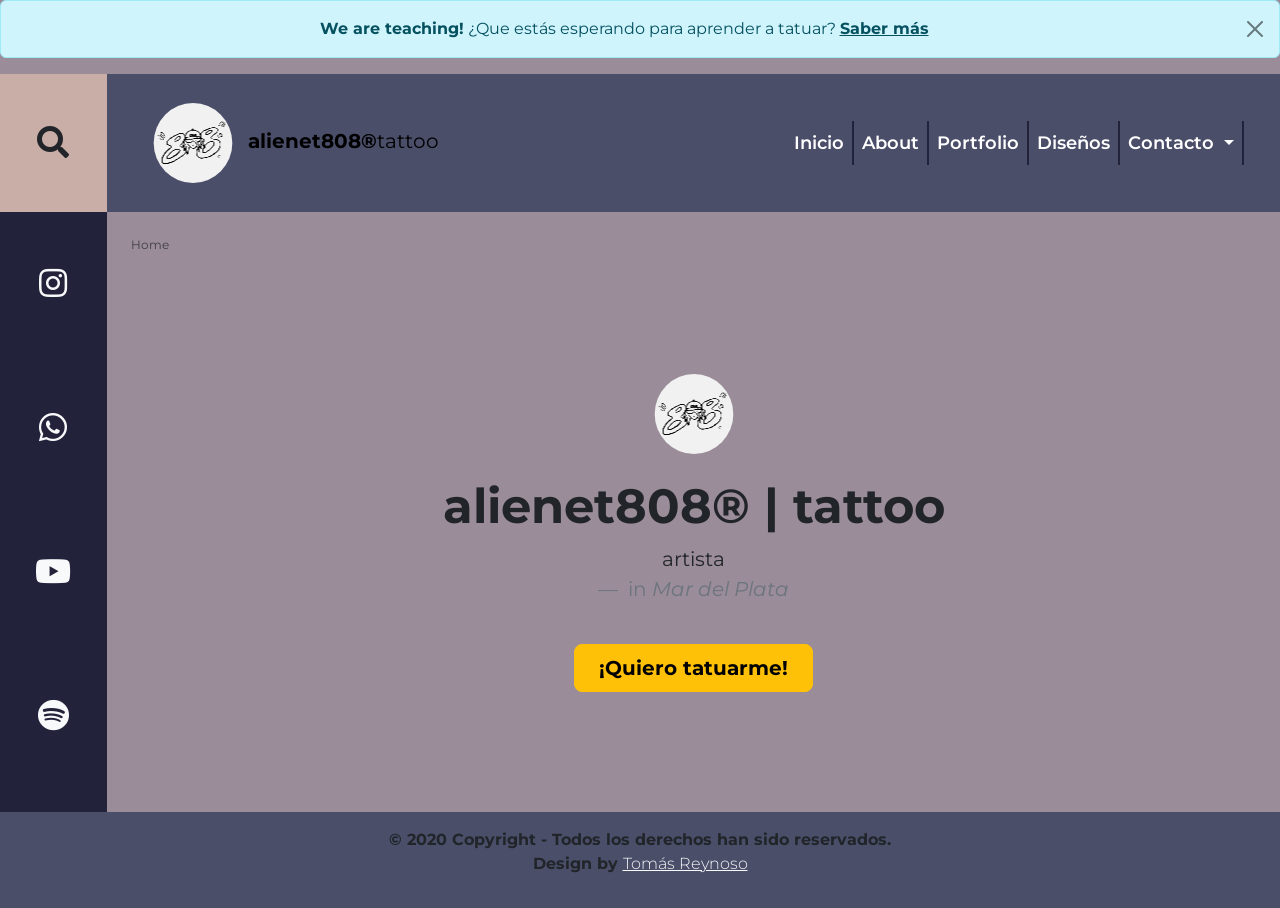
<file: index.html>
<!DOCTYPE html>
<html lang="es">
<head>
    <!-- Required meta tags  -->
    <meta charset="UTF-8">
    <meta http-equiv="X-UA-Compatible" content="IE=edge">
    <meta name="viewport" content="width=device-width, initial-scale=1.0">

    <!-- SEO tags  -->
    <meta name="keywords" content="alienet, turno, reserva, tatuaje, tattoo, estudio de tatuajes, ignorant style, estilo, style, dates">
    <meta name="description" content="Está es la homepage de mi sitio, a partir de la cual podes navegar, conocerme profesionalmente y hacer tu reserva.">

    <!-- Bootstrap CSS  -->
    <link href="https://cdn.jsdelivr.net/npm/bootstrap@5.1.0/dist/css/bootstrap.min.css" rel="stylesheet" integrity="sha384-KyZXEAg3QhqLMpG8r+8fhAXLRk2vvoC2f3B09zVXn8CA5QIVfZOJ3BCsw2P0p/We" crossorigin="anonymous">

    <!-- Custom CSS  -->
    <link rel="stylesheet" href="css/custom.css">

    <!-- Google Fonts -->
    <link rel="preconnect" href="https://fonts.googleapis.com">
    <link rel="preconnect" href="https://fonts.gstatic.com" crossorigin>
    <link href="https://fonts.googleapis.com/css2?family=Montserrat:ital,wght@0,100;0,200;0,300;0,400;0,500;0,600;0,700;0,800;0,900;1,100;1,200;1,300;1,400;1,500;1,600;1,700;1,800;1,900&display=swap" rel="stylesheet">

    <!-- FontAwesome  -->
    <link rel="stylesheet" href="https://use.fontawesome.com/releases/v5.15.3/css/all.css" integrity="sha384-SZXxX4whJ79/gErwcOYf+zWLeJdY/qpuqC4cAa9rOGUstPomtqpuNWT9wdPEn2fk" crossorigin="anonymous">

    <!-- Animate CSS  -->
    <link rel="stylesheet" href="https://cdnjs.cloudflare.com/ajax/libs/animate.css/4.1.1/animate.min.css"/>

    <title>alienet808®tattoo | Home</title>
</head>
<body class="animate__animated animate__fadeIn">
    <!-- Start Alert -->
    <div class="alert alert-info alert-dismissible fade show text-center" role="alert">
        <strong>We are teaching!</strong> ¿Que estás esperando para aprender a tatuar?
        <span class="fw-bold">
            <a href="https://api.whatsapp.com/send?phone=542235837143&text=%F0%9F%91%BD" class="alert-link">Saber más</a>
        </span> 
        <button type="button" class="btn-close" data-bs-dismiss="alert" aria-label="Close"></button>
    </div>
    <!-- End Alert -->
    
    <!-- Start Header Section  -->
    <header class="header__container">
        <div class="row g-0">
            <div class="col-lg-1 d-none d-lg-block">
                <div class="search__container d-flex h-100">
                    <div class="align-self-center mx-auto lead-xl">
                        <i class="fas fa-search"></i>
                    </div>
                </div>
            </div>

        <!-- Start Navbar Section  -->
            <div class="col-lg-11"> 
                <nav class="navbar navbar-expand-lg navbar-light p-4">
                    <div class="container-fluid">
                      <a class="navbar-brand" href="index.html">
                          <img src="images/logo.svg" alt="logo-alienet" >
                          <span class="fw-bold ff-italic">alienet808®</span>tattoo
                        </a>
                      <button class="navbar-toggler" type="button" data-bs-toggle="collapse" data-bs-target="#navbarSupportedContent" aria-controls="navbarSupportedContent" aria-expanded="false" aria-label="Toggle navigation">
                        <span class="navbar-toggler-icon"></span>
                      </button>
                      <div class="collapse navbar-collapse" id="navbarSupportedContent">
                        <ul class="navbar-nav ms-auto mb-2 mb-lg-0">
                          <li class="nav-item">
                            <a class="nav-link  text-white active" aria-current="page" href="index.html">Inicio</a>
                          </li>
                          <li class="nav-item">
                            <a class="nav-link text-white" href="pages/about.html">About</a>
                          </li>
                          <li class="nav-item">
                            <a class="nav-link text-white" href="pages/portfolio.html">Portfolio</a>
                          </li>
                          <li class="nav-item">
                            <a class="nav-link text-white" href="pages/diseños.html">Diseños</a>
                          </li>
                          <li class="nav-item dropdown">
                            <a class="nav-link dropdown-toggle text-white" href="pages/contacto.html" id="navbarDropdown" role="button" data-bs-toggle="dropdown" aria-expanded="false">
                              Contacto
                            </a>
                            <ul class="dropdown-menu" aria-labelledby="navbarDropdown">
                              <li><a class="dropdown-item" href="pages/contacto.html#about--me">Sobre mi</a></li>
                              <li><a class="dropdown-item" href="pages/contacto.html#ubication">Ubicación</a></li>
                              <li><a class="dropdown-item" href="pages/contacto.html#dates">Turnos</a></li>
                            </ul>
                          </li>
                        </ul>
                      </div>
                    </div>
                  </nav>
            </div>
        <!-- End Navbar Section -->
        </div>
    </header>
    <!-- End Header Section  -->

    <!-- Aside Section  -->
    <div class="row g-0">
        <div class="social__media-container col-lg-1 d-none d-lg-block border-right">
            <ul class="d-flex align-items-center flex-column list-unstyled">
                <li class="sideways">
                    <a href="https://www.instagram.com/alienet808/" class="lead-xl text-light">
                        <i class="fab fa-instagram"></i>
                    </a>
                </li>
                <li class="sideways">
                    <a href="https://api.whatsapp.com/send?phone=542235837143&text=%F0%9F%91%BD" class="lead-xl text-light">
                        <i class="fab fa-whatsapp"></i>
                    </a>
                </li>
                <li class="sideways">
                    <a href="https://youtu.be/L86MSG6FiwI" class="lead-xl text-light">
                        <i class="fab fa-youtube"></i>
                    </a>
                </li>
                <li class="sideways">
                    <a href="#" class="lead-xl text-light">
                        <i class="fab fa-spotify"></i>
                    </a>
                </li>
            </ul>
        </div>
    <!-- End Aside Section  -->

    <!-- Start Main Section  -->
        <div class="col-lg-11">
            <!-- Start Breadcrumb -->
            <nav aria-label="breadcrumb">
              <ol class="breadcrumb p-4">
                <li class="breadcrumb-item active">Home</li>
              </ol>
            </nav>
            <!-- End Breadcrumb -->
            <div class="px-4 py-5 my-5 text-center animate__animated animate__backInUp">
                <img class="d-block mx-auto mb-4" src="images/logo.svg" alt="" width="100" height="80">
                <h1 class="display-5 fw-bold">alienet808® | <span>tattoo</span></h1>
                <div class="col-lg-6 mx-auto">
                    <figure class="text-center">
                        <blockquote class="blockquote">
                          <p>artista</p>
                        </blockquote>
                        <figcaption class="blockquote-footer">
                          in <cite title="Source Title">Mar del Plata</cite>
                        </figcaption>
                      </figure>
                  <div class="d-grid gap-2 d-sm-flex justify-content-sm-center">
                    <button type="button" class="btn btn-warning btn--contact btn-lg px-4 my-4 gap-3 fw-bold">
                      <a class="btn--contact" href="pages/contacto.html#dates">
                        ¡Quiero tatuarme!
                      </a>
                    </button>
                  </div>
                </div>
        </div>
    <!-- End Main Section  -->
    </div>
        
    <!-- Start Footer Section -->
    <footer class="row g-0">
        <div class="col-lg-12">
            <div class="bg-light text-center text-lg-start">
                <!-- Copyright -->
                <div class="footer__text text-center p-3 fw-bold">
                  © 2020 Copyright - Todos los derechos han sido reservados.
                  <p>Design by
                    <a class="text-light fw-light" href="https://www.linkedin.com/in/tomasnahuelreynoso/">Tomás Reynoso</a>
                  </p>
                </div>
                <!-- Copyright -->
              </div>
        </div>
    </footer>
    <!-- End Footer Section -->
    
    <!-- Bootstrap JS  -->
    <script src="https://cdn.jsdelivr.net/npm/bootstrap@5.1.0/dist/js/bootstrap.bundle.min.js" integrity="sha384-U1DAWAznBHeqEIlVSCgzq+c9gqGAJn5c/t99JyeKa9xxaYpSvHU5awsuZVVFIhvj" crossorigin="anonymous"></script>
</body>
</html>
</file>
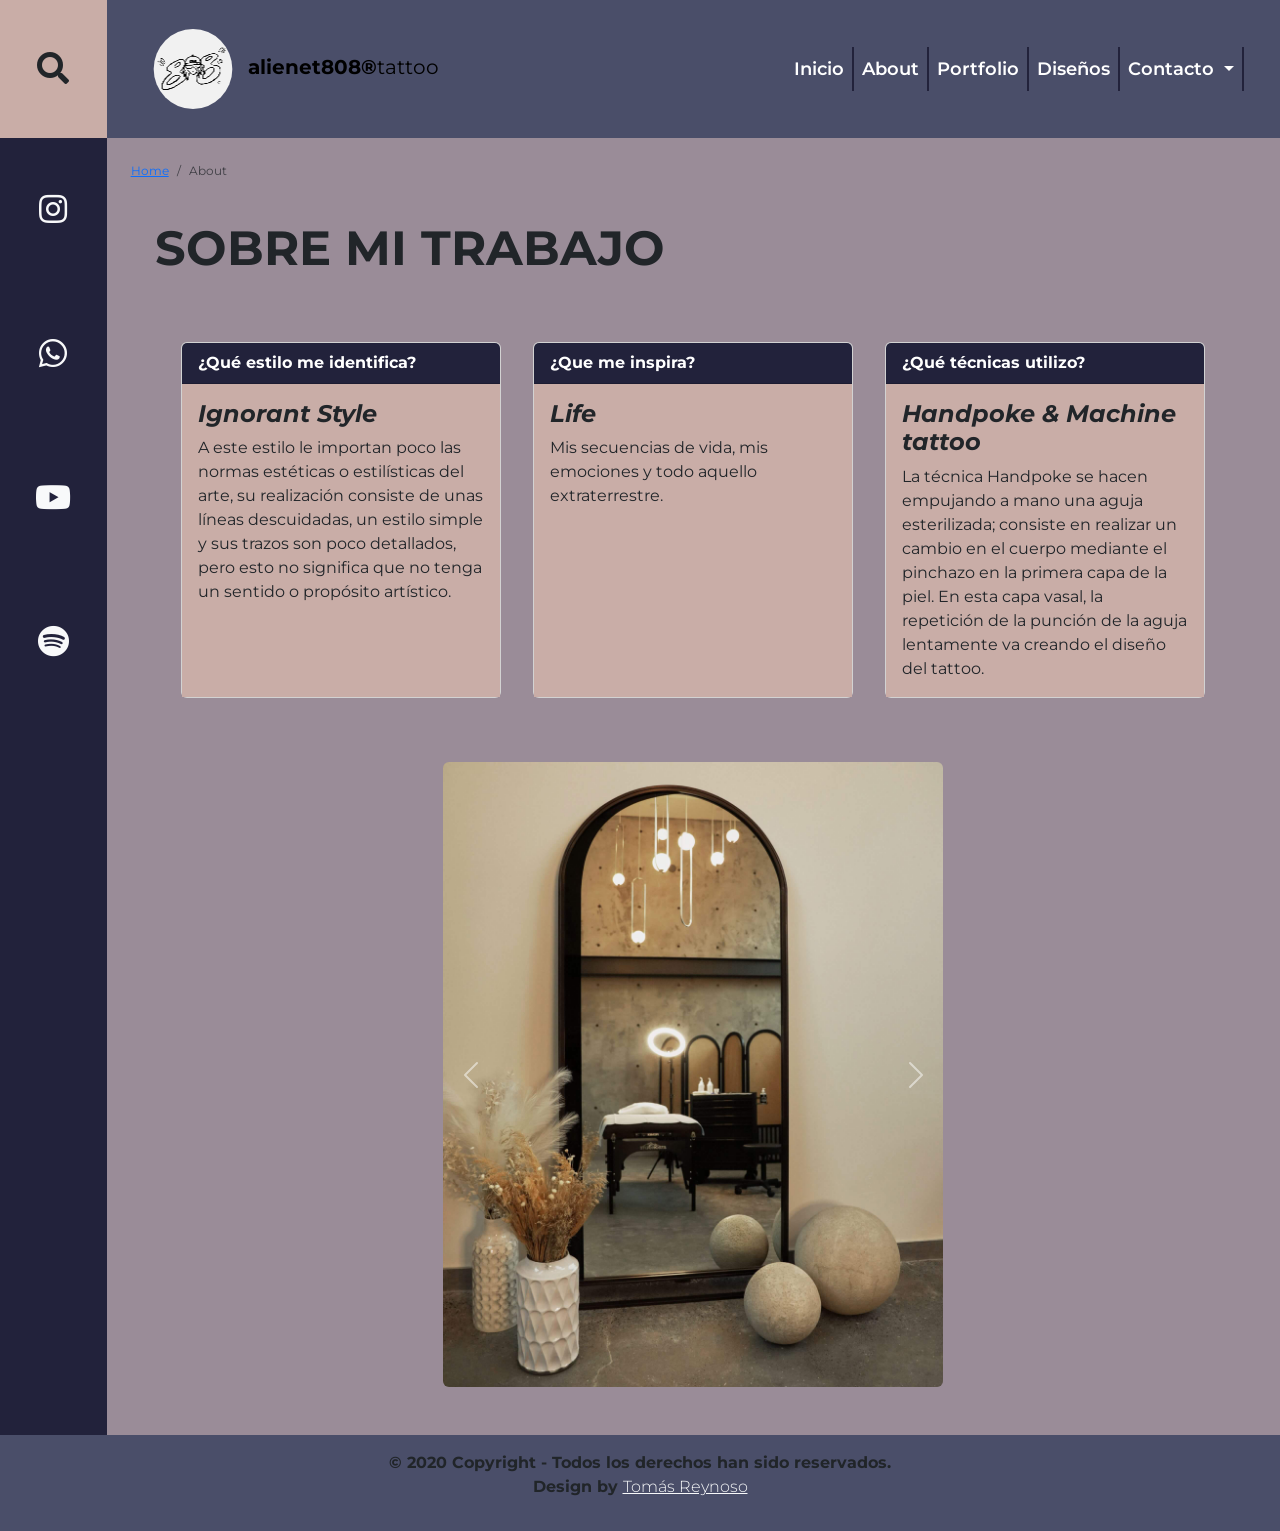
<file: pages/about.html>
<!DOCTYPE html>
<html lang="es">
<head>
    <!-- Required meta tags  -->
    <meta charset="UTF-8">
    <meta http-equiv="X-UA-Compatible" content="IE=edge">
    <meta name="viewport" content="width=device-width, initial-scale=1.0">

    <!-- SEO tags  -->
    <meta name="keywords" content="estilo, ignorant, tecnica, handpoke tattoo, maquina de tatuajes, tattoo, tatuaje, secuencias, emociones, descuidado, simple, aguja, diseño, cuerpo">
    <meta name="description" content="En esta sección te explico el estilo que me identifica, que me inspira y que técnicas utilizo para realizar mi trabajo.">

    <!-- Bootstrap CSS  -->
    <link href="https://cdn.jsdelivr.net/npm/bootstrap@5.1.0/dist/css/bootstrap.min.css" rel="stylesheet" integrity="sha384-KyZXEAg3QhqLMpG8r+8fhAXLRk2vvoC2f3B09zVXn8CA5QIVfZOJ3BCsw2P0p/We" crossorigin="anonymous">

    <!-- Custom CSS  -->
    <link rel="stylesheet" href="../css/custom.css">

    <!-- Google Fonts -->
    <link rel="preconnect" href="https://fonts.googleapis.com">
    <link rel="preconnect" href="https://fonts.gstatic.com" crossorigin>
    <link href="https://fonts.googleapis.com/css2?family=Montserrat:ital,wght@0,100;0,200;0,300;0,400;0,500;0,600;0,700;0,800;0,900;1,100;1,200;1,300;1,400;1,500;1,600;1,700;1,800;1,900&display=swap" rel="stylesheet">

    <!-- FontAwesome  -->
    <link rel="stylesheet" href="https://use.fontawesome.com/releases/v5.15.3/css/all.css" integrity="sha384-SZXxX4whJ79/gErwcOYf+zWLeJdY/qpuqC4cAa9rOGUstPomtqpuNWT9wdPEn2fk" crossorigin="anonymous">

    <!-- Animate CSS  -->
    <link rel="stylesheet" href="https://cdnjs.cloudflare.com/ajax/libs/animate.css/4.1.1/animate.min.css"/>

    <title>alienet808®tattoo | About</title>
</head>
<body class="animate__animated animate__fadeIn">
    <!-- Start Header Section  -->
    <header class="header__container">
        <div class="row g-0">
            <div class="col-lg-1 d-none d-lg-block">
                <div class="search__container d-flex h-100">
                    <div class="align-self-center mx-auto lead-xl">
                        <i class="fas fa-search"></i>
                    </div>
                </div>
            </div>

        <!-- Start Navbar Section  -->
            <div class="col-lg-11"> 
                <nav class="navbar navbar-expand-lg navbar-light p-4">
                    <div class="container-fluid">
                      <a class="navbar-brand" href="../index.html">
                          <img src="../images/logo.svg" alt="logo-alienet" >
                          <span class="fw-bold ff-italic">alienet808®</span>tattoo
                        </a>
                      <button class="navbar-toggler" type="button" data-bs-toggle="collapse" data-bs-target="#navbarSupportedContent" aria-controls="navbarSupportedContent" aria-expanded="false" aria-label="Toggle navigation">
                        <span class="navbar-toggler-icon"></span>
                      </button>
                      <div class="collapse navbar-collapse" id="navbarSupportedContent">
                        <ul class="navbar-nav ms-auto mb-2 mb-lg-0">
                          <li class="nav-item">
                            <a class="nav-link  text-white" aria-current="page" href="../index.html">Inicio</a>
                          </li>
                          <li class="nav-item">
                            <a class="nav-link text-white active" href="about.html">About</a>
                          </li>
                          <li class="nav-item">
                            <a class="nav-link text-white" href="portfolio.html">Portfolio</a>
                          </li>
                          <li class="nav-item">
                            <a class="nav-link text-white" href="diseños.html">Diseños</a>
                          </li>
                          <li class="nav-item dropdown">
                            <a class="nav-link dropdown-toggle text-white" href="contacto.html" id="navbarDropdown" role="button" data-bs-toggle="dropdown" aria-expanded="false">
                              Contacto
                            </a>
                            <ul class="dropdown-menu" aria-labelledby="navbarDropdown">
                              <li><a class="dropdown-item" href="contacto.html#about--me">Sobre mi</a></li>
                              <li><a class="dropdown-item" href="contacto.html#ubication">Ubicación</a></li>
                              <li><a class="dropdown-item" href="contacto.html#dates">Turnos</a></li>
                            </ul>
                          </li>
                        </ul>
                      </div>
                    </div>
                  </nav>
            </div>
        <!-- End Navbar Section -->
        </div>
    </header>
    <!-- End Header Section  -->

    <!-- Aside Section  -->
    <div class="row g-0">
        <div class="social__media-container col-lg-1 d-none d-lg-block border-right">
            <ul class="d-flex align-items-center flex-column list-unstyled">
                <li class="sideways">
                    <a href="https://www.instagram.com/alienet808/" class="lead-xl text-light">
                        <i class="fab fa-instagram"></i>
                    </a>
                </li>
                <li class="sideways">
                    <a href="https://api.whatsapp.com/send?phone=542235837143&text=%F0%9F%91%BD" class="lead-xl text-light">
                        <i class="fab fa-whatsapp"></i>
                    </a>
                </li>
                <li class="sideways">
                    <a href="https://youtu.be/L86MSG6FiwI" class="lead-xl text-light">
                        <i class="fab fa-youtube"></i>
                    </a>
                </li>
                <li class="sideways">
                    <a href="#" class="lead-xl text-light">
                        <i class="fab fa-spotify"></i>
                    </a>
                </li>
            </ul>
        </div>
    <!-- End Aside Section  -->

    <!-- Start Main Section  -->
        <div class="col-lg-11">
          <nav aria-label="breadcrumb">
            <ol class="breadcrumb p-4">
              <li class="breadcrumb-item"><a href="../index.html">Home</a></li>
              <li class="breadcrumb-item active" aria-current="page">About</li>
            </ol>
          </nav>
            <h2 class="display-5 fw-bold ps-5 text-uppercase">Sobre mi trabajo</h2>
            <div class="cards d-flex justify-content-center flex-wrap my-5">
              <div class="card m-3" style="max-width: 20rem;">
                <div class="card-header">¿Qué estilo me identifica?</div>
                <div class="card-body">
                  <h4 class="card-title fw-bold">Ignorant Style</h4>
                  <p class="card-text">A este estilo le importan poco las normas estéticas o estilísticas del arte, su realización consiste de unas líneas descuidadas, un estilo simple y sus trazos son poco detallados, pero esto no significa que no tenga un sentido o propósito artístico.</p>
                </div>
              </div>
              <div class="card m-3" style="max-width: 20rem;">
                <div class="card-header">¿Que me inspira?</div>
                <div class="card-body">
                  <h4 class="card-title fw-bold">Life</h4>
                  <p class="card-text">Mis secuencias de vida, mis emociones y todo aquello extraterrestre.</p>
                </div>
              </div>
              <div class="card m-3" style="max-width: 20rem;">
                <div class="card-header">¿Qué técnicas utilizo?</div>
                <div class="card-body">
                  <h4 class="card-title fw-bold">Handpoke & Machine tattoo</h4>
                  <p class="card-text">La técnica Handpoke se hacen empujando a mano una aguja esterilizada; consiste en realizar un cambio en el cuerpo mediante el pinchazo en la primera capa de la piel. En esta capa vasal, la repetición de la punción de la aguja lentamente va creando el diseño del tattoo.</p>
                </div>
              </div>
            </div>
            <div class="col-lg-11 mx-auto" style="max-width: 500px;">
              <div class="row my-5">
                <div id="carouselExampleFade" class="carousel slide carousel-fade mx-auto" data-bs-ride="carousel">
                  <div class="carousel-inner">
                    <div class="carousel-item active">
                      <img src="../images/tattoo-studio1.jpg" class="d-block w-100 rounded" alt="estudio-tattoo">
                    </div>
                    <div class="carousel-item">
                      <img src="../images/tattoo-studio3.jpg" class="d-block w-100 rounded" alt="estudio-tattoo">
                    </div>
                    <div class="carousel-item">
                      <img src="../images/tattoo-studio.jpg" class="d-block w-100 rounded" alt="estudio-tattoo">
                    </div>
                  </div>
                  <button class="carousel-control-prev" type="button" data-bs-target="#carouselExampleFade" data-bs-slide="prev">
                    <span class="carousel-control-prev-icon" aria-hidden="true"></span>
                    <span class="visually-hidden">Previous</span>
                  </button>
                  <button class="carousel-control-next" type="button" data-bs-target="#carouselExampleFade" data-bs-slide="next">
                    <span class="carousel-control-next-icon" aria-hidden="true"></span>
                    <span class="visually-hidden">Next</span>
                  </button>
              </div>
              </div>
            </div>
            
          </div>
      </div>
    <!-- End Main Section  -->
        
    <!-- Start Footer Section -->
    <footer class="row g-0">
        <div class="col-lg-12">
            <div class="bg-light text-center text-lg-start">
                <!-- Copyright -->
                <div class="footer__text text-center p-3 fw-bold">
                  © 2020 Copyright - Todos los derechos han sido reservados.
                  <p>Design by
                    <a class="text-light fw-light" href="https://www.linkedin.com/in/tomasnahuelreynoso/">Tomás Reynoso</a>
                  </p>
                </div>
                <!-- Copyright -->
              </div>
        </div>
    </footer>
    <!-- End Footer Section -->
    
    <!-- Bootstrap JS  -->
    <script src="https://cdn.jsdelivr.net/npm/bootstrap@5.1.0/dist/js/bootstrap.bundle.min.js" integrity="sha384-U1DAWAznBHeqEIlVSCgzq+c9gqGAJn5c/t99JyeKa9xxaYpSvHU5awsuZVVFIhvj" crossorigin="anonymous"></script>
</body>
</html>
</file>
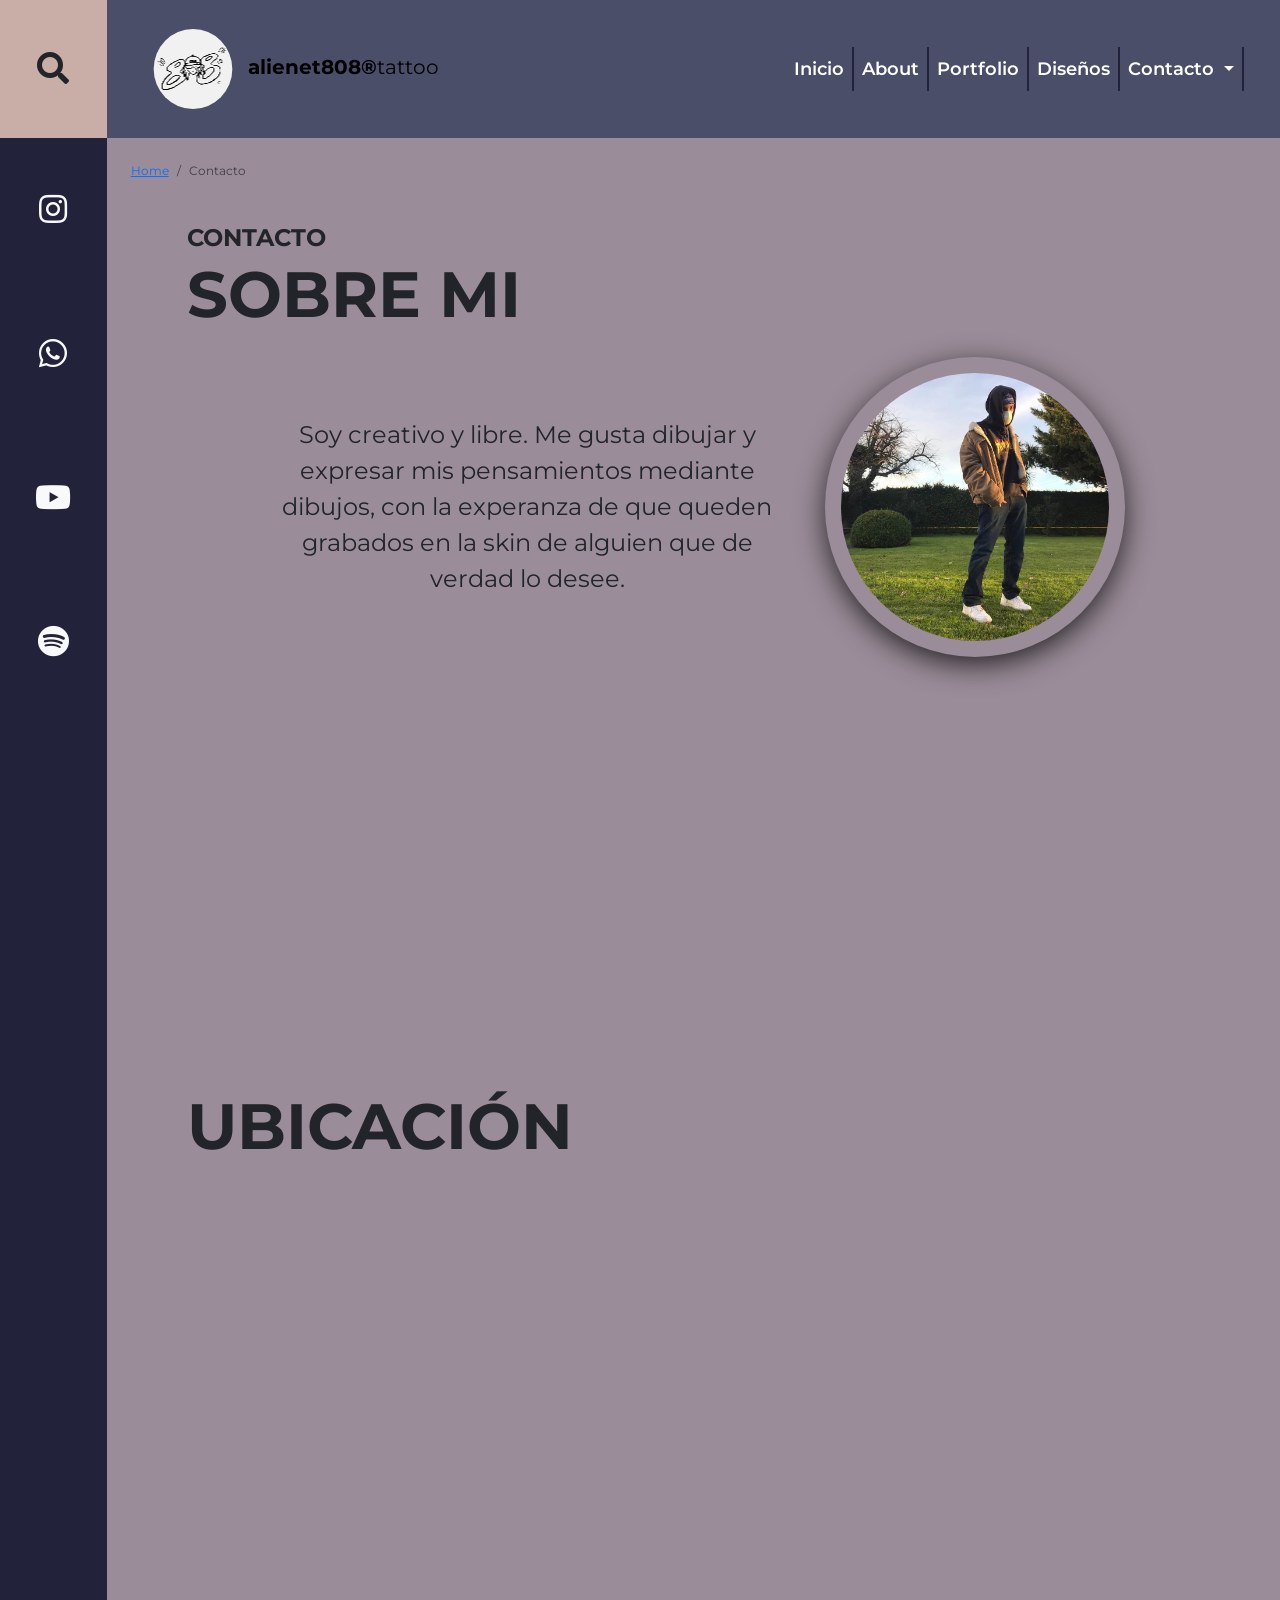
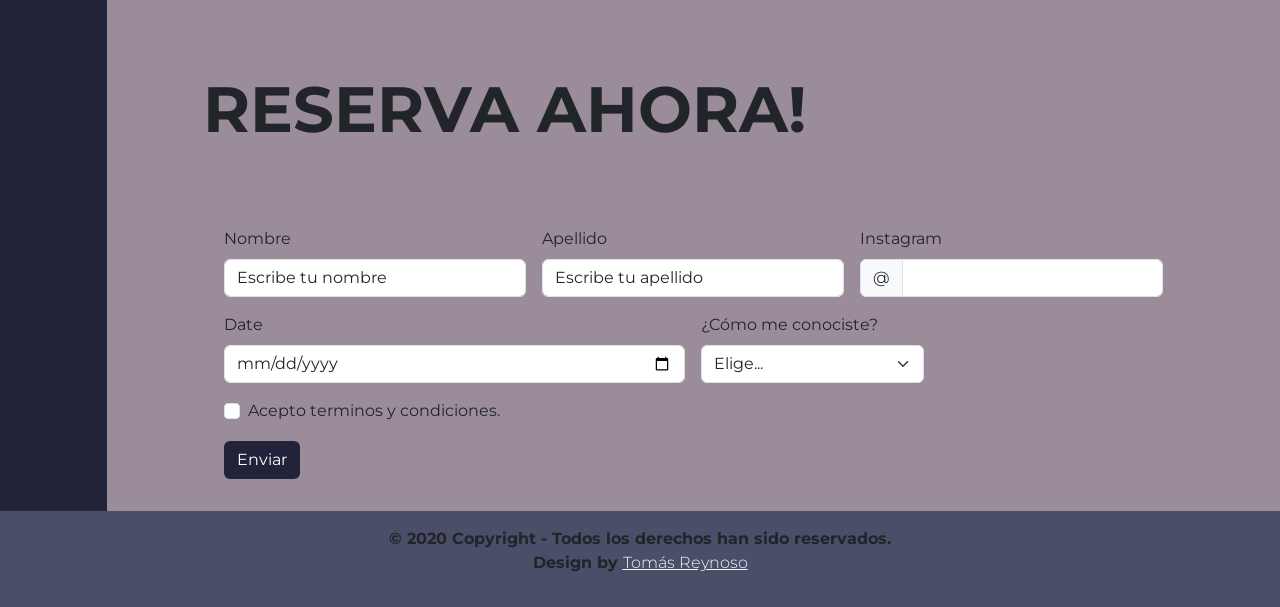
<file: pages/contacto.html>
<!DOCTYPE html>
<html lang="es">
<head>
    <!-- Required meta tags -->
    <meta charset="UTF-8">
    <meta http-equiv="X-UA-Compatible" content="IE=edge">
    <meta name="viewport" content="width=device-width, initial-scale=1.0">

    <!-- SEO tags -->
    <meta name="keywords" content="ubicación, reserva, turno, tattoo, skin, dibujos, personal">
    <meta name="description" content="En esta sección doy datos sobre mi, la localidad donde trabajo y un formulario para que reserves tu turno.">

    <!-- Bootstrap CSS  -->
    <link href="https://cdn.jsdelivr.net/npm/bootstrap@5.1.0/dist/css/bootstrap.min.css" rel="stylesheet" integrity="sha384-KyZXEAg3QhqLMpG8r+8fhAXLRk2vvoC2f3B09zVXn8CA5QIVfZOJ3BCsw2P0p/We" crossorigin="anonymous">

    <!-- Custom CSS  -->
    <link rel="stylesheet" href="../css/custom.css">

    <!-- Google Fonts -->
    <link rel="preconnect" href="https://fonts.googleapis.com">
    <link rel="preconnect" href="https://fonts.gstatic.com" crossorigin>
    <link href="https://fonts.googleapis.com/css2?family=Montserrat:ital,wght@0,100;0,200;0,300;0,400;0,500;0,600;0,700;0,800;0,900;1,100;1,200;1,300;1,400;1,500;1,600;1,700;1,800;1,900&display=swap" rel="stylesheet">

    <!-- FontAwesome  -->
    <link rel="stylesheet" href="https://use.fontawesome.com/releases/v5.15.3/css/all.css" integrity="sha384-SZXxX4whJ79/gErwcOYf+zWLeJdY/qpuqC4cAa9rOGUstPomtqpuNWT9wdPEn2fk" crossorigin="anonymous">

    <!-- Animate CSS  -->
    <link rel="stylesheet" href="https://cdnjs.cloudflare.com/ajax/libs/animate.css/4.1.1/animate.min.css"/>

    <title>alienet808®tattoo | Contacto</title>
</head>
<body class="animate__animated animate__fadeIn">
    <!-- Start Header Section  -->
    <header class="header__container">
        <div class="row g-0">
            <div class="col-lg-1 d-none d-lg-block">
                <div class="search__container d-flex h-100">
                    <div class="align-self-center mx-auto lead-xl">
                        <i class="fas fa-search"></i>
                    </div>
                </div>
            </div>

        <!-- Start Navbar Section  -->
            <div class="col-lg-11"> 
                <nav class="navbar navbar-expand-lg navbar-light p-4">
                    <div class="container-fluid">
                      <a class="navbar-brand" href="../index.html">
                          <img src="../images/logo.svg" alt="logo-alienet" >
                          <span class="fw-bold ff-italic">alienet808®</span>tattoo
                        </a>
                      <button class="navbar-toggler" type="button" data-bs-toggle="collapse" data-bs-target="#navbarSupportedContent" aria-controls="navbarSupportedContent" aria-expanded="false" aria-label="Toggle navigation">
                        <span class="navbar-toggler-icon"></span>
                      </button>
                      <div class="collapse navbar-collapse" id="navbarSupportedContent">
                        <ul class="navbar-nav ms-auto mb-2 mb-lg-0">
                          <li class="nav-item">
                            <a class="nav-link  text-white" aria-current="page" href="../index.html">Inicio</a>
                          </li>
                          <li class="nav-item">
                            <a class="nav-link text-white" href="about.html">About</a>
                          </li>
                          <li class="nav-item">
                            <a class="nav-link text-white" href="portfolio.html">Portfolio</a>
                          </li>
                          <li class="nav-item">
                            <a class="nav-link text-white" href="diseños.html">Diseños</a>
                          </li>
                          <li class="nav-item dropdown">
                            <a class="nav-link dropdown-toggle text-white active" href="contacto.html" id="navbarDropdown" role="button" data-bs-toggle="dropdown" aria-expanded="false">
                              Contacto
                            </a>
                            <ul class="dropdown-menu" aria-labelledby="navbarDropdown">
                              <li><a class="dropdown-item" href="contacto.html#about--me">Sobre mi</a></li>
                              <li><a class="dropdown-item" href="contacto.html#ubication">Ubicación</a></li>
                              <li><a class="dropdown-item" href="contacto.html#dates">Turnos</a></li>
                            </ul>
                          </li>
                        </ul>
                      </div>
                    </div>
                  </nav>
            </div>
        <!-- End Navbar Section -->
        </div>
    </header>
    <!-- End Header Section  -->

        <!-- Aside Section  -->
    <div class="row g-0">
        <div class="social__media-container col-lg-1 d-none d-lg-block border-right">
            <ul class="d-flex align-items-center flex-column list-unstyled">
                <li class="sideways">
                    <a href="https://www.instagram.com/alienet808/" class="lead-xl text-light">
                        <i class="fab fa-instagram"></i>
                    </a>
                </li>
                <li class="sideways">
                    <a href="https://api.whatsapp.com/send?phone=542235837143&text=%F0%9F%91%BD" class="lead-xl text-light">
                        <i class="fab fa-whatsapp"></i>
                    </a>
                </li>
                <li class="sideways">
                    <a href="https://youtu.be/L86MSG6FiwI" class="lead-xl text-light">
                        <i class="fab fa-youtube"></i>
                    </a>
                </li>
                <li class="sideways">
                    <a href="#" class="lead-xl text-light">
                        <i class="fab fa-spotify"></i>
                    </a>
                </li>
            </ul>
        </div>
    
        <!-- End Aside Section -->

        <!-- Start Main Section  -->
        <div class="col-lg-11">
            <nav aria-label="breadcrumb">
              <ol class="breadcrumb p-4">
                <li class="breadcrumb-item"><a href="../index.html">Home</a></li>
                <li class="breadcrumb-item active" aria-current="page">Contacto</li>
              </ol>
            </nav>
            <main class="contact__section"> 
                <span class="contact__subtitle">contacto</span>
                <h2 class="aboutme__title" id="about--me">Sobre mi</h2>
                <div class="contact__content">
                    <p class="contact__text">Soy creativo y libre. Me gusta dibujar y expresar mis pensamientos mediante dibujos, con la experanza de que queden grabados en la skin de alguien que de verdad lo desee.</p>
                    <img src="../images/perfil.jpg" alt="foto-perfil-autor" class="contact__img rounded-circle">
                </div>
        
                <div class="container-video rounded">
                    <iframe width="560" height="315" src="https://www.youtube.com/embed/L86MSG6FiwI" title="YouTube video player" frameborder="0" allow="accelerometer; autoplay; clipboard-write; encrypted-media; gyroscope; picture-in-picture" allowfullscreen></iframe>
                </div>
        
                <h2 class="ubication__title" id="ubication">ubicación</h2>
                <div>
                    <iframe src="https://www.google.com/maps/embed?pb=!1m18!1m12!1m3!1d100584.74142772029!2d-57.67057346083604!3d-38.01741063633743!2m3!1f0!2f0!3f0!3m2!1i1024!2i768!4f13.1!3m3!1m2!1s0x9584d94d19d34209%3A0xdd9670804bfed126!2sMar%20del%20Plata%2C%20Provincia%20de%20Buenos%20Aires!5e0!3m2!1ses-419!2sar!4v1625665250814!5m2!1ses-419!2sar" class="d-flex mx-auto rounded" width="80%" height="450" style="border:0;" allowfullscreen="" loading="lazy"></iframe>
                </div>
               
                <h2 class="form__title">Reserva ahora!</h2>
                <div class="contact d-flex flex-wrap form__container" id="dates">
                    <form class="row g-3 needs-validation" novalidate>
                        <div class="col-md-4">
                          <label for="validationCustom01" class="form-label">Nombre</label>
                          <input type="text" class="form-control" id="validationCustom01" value="Escribe tu nombre" required>
                          <div class="valid-feedback">
                            Looks good!
                          </div>
                        </div>
                        <div class="col-md-4">
                          <label for="validationCustom02" class="form-label">Apellido</label>
                          <input type="text" class="form-control" id="validationCustom02" value="Escribe tu apellido" required>
                          <div class="valid-feedback">
                            Looks good!
                          </div>
                        </div>
                        <div class="col-md-4">
                          <label for="validationCustomUsername" class="form-label">Instagram</label>
                          <div class="input-group has-validation">
                            <span class="input-group-text" id="inputGroupPrepend">@</span>
                            <input type="text" class="form-control" id="validationCustomUsername" aria-describedby="inputGroupPrepend" required>
                            <div class="invalid-feedback">
                              Please put a username.
                            </div>
                          </div>
                        </div>
                        <div class="col-md-6">
                          <label for="validationCustom03" class="form-label">Date</label>
                          <input type="date" class="form-control" id="validationCustom03" required>
                          <div class="invalid-feedback">
                            Please select a valid date.
                          </div>
                        </div>
                        <div class="col-md-3">
                          <label for="validationCustom04" class="form-label">¿Cómo me conociste?</label>
                          <select class="form-select" id="validationCustom04" required>
                            <option selected disabled value="">Elige...</option>
                            <option>Instagram</option>
                            <option>Google</option>
                            <option>Por amigos/familia</option>
                            <option>Otro</option>
                          </select>
                          <div class="invalid-feedback">
                            Please select a valid option.
                          </div>
                        </div>
                        <div class="col-12">
                          <div class="form-check">
                            <input class="form-check-input" type="checkbox" value="" id="invalidCheck" required>
                            <label class="form-check-label" for="invalidCheck">
                              Acepto terminos y condiciones.
                            </label>
                            <div class="invalid-feedback">
                              You must agree before submitting.
                            </div>
                          </div>
                        </div>
                        <div class="col-12">
                          <button class="btn btn-form" type="submit">Enviar</button>
                        </div>
                      </form>
                </div>
            </main>
        </div>
    </div>    
    <!-- End Main Section  -->
        
    <!-- Start Footer Section -->
    <footer class="row g-0">
        <div class="col-lg-12">
            <div class="bg-light text-center text-lg-start">
                <!-- Copyright -->
                <div class="footer__text text-center p-3 fw-bold">
                  © 2020 Copyright - Todos los derechos han sido reservados.
                  <p>Design by
                    <a class="text-light fw-light" href="https://www.linkedin.com/in/tomasnahuelreynoso/">Tomás Reynoso</a>
                  </p>
                </div>
                <!-- Copyright -->
              </div>
        </div>
    </footer>
    <!-- End Footer Section -->
    
    <!-- Bootstrap JS  -->
    <script src="https://cdn.jsdelivr.net/npm/bootstrap@5.1.0/dist/js/bootstrap.bundle.min.js" integrity="sha384-U1DAWAznBHeqEIlVSCgzq+c9gqGAJn5c/t99JyeKa9xxaYpSvHU5awsuZVVFIhvj" crossorigin="anonymous"></script>
</body>
</html>
</file>
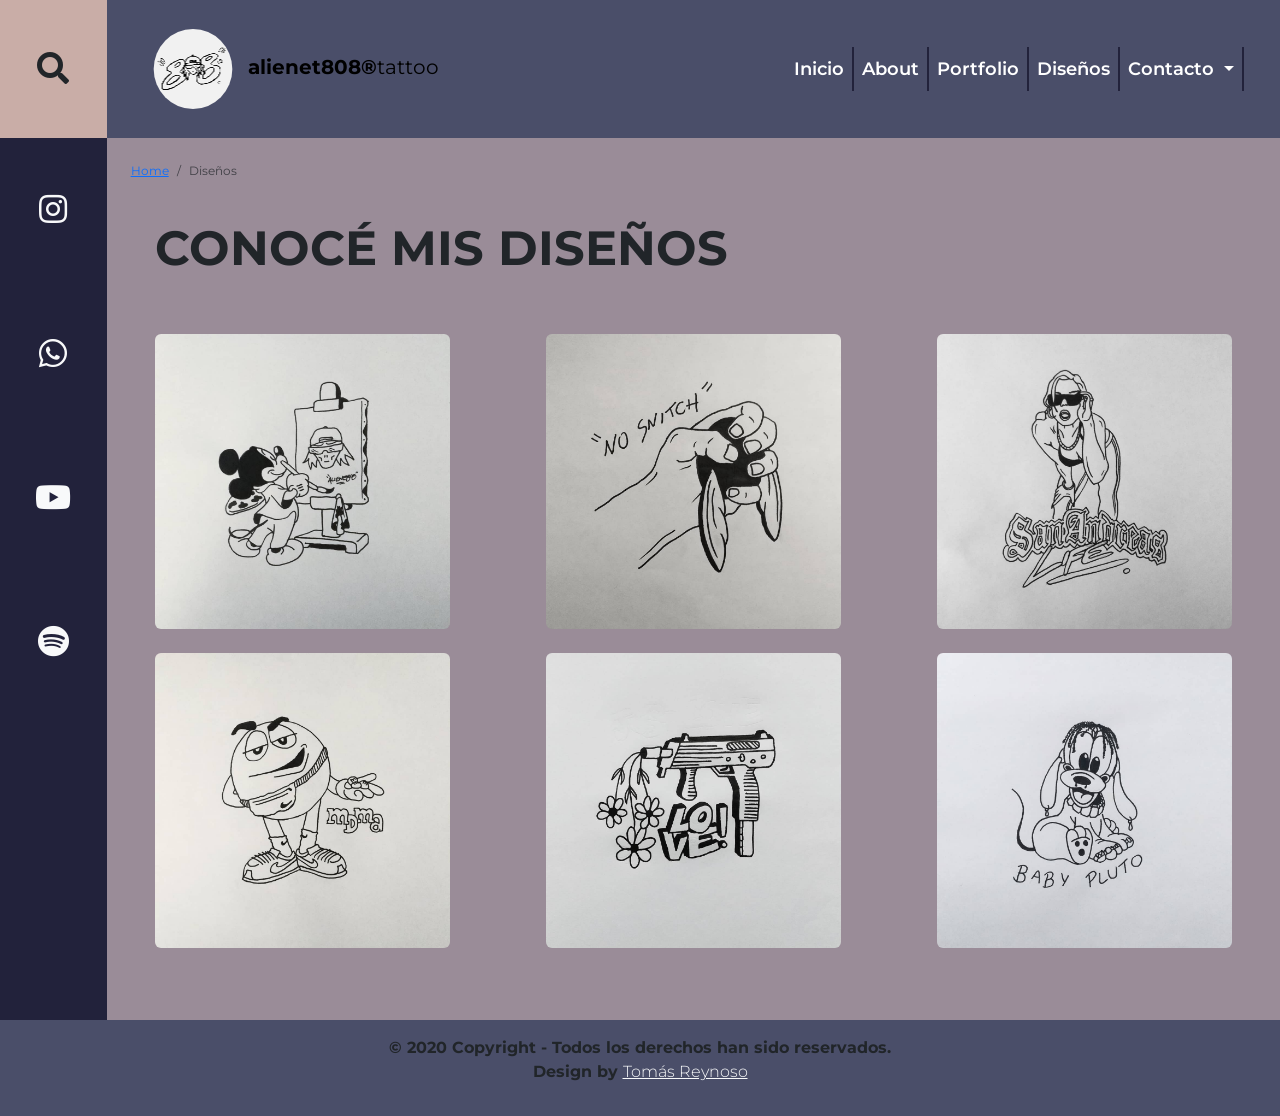
<file: pages/diseños.html>
<!DOCTYPE html>
<html lang="es">
<head>
    <!-- Required meta tags  -->
    <meta charset="UTF-8">
    <meta http-equiv="X-UA-Compatible" content="IE=edge">
    <meta name="viewport" content="width=device-width, initial-scale=1.0">

    <!-- SEO tags  -->
    <meta name="keywords" content="diseños, dibujos, ignorant, estilo, style, tatuaje, tattoo, alienet">
    <meta name="description" content="En esta sección podes encontrar todos los diseños disponibles.">

    <!-- Bootstrap CSS  -->
    <link href="https://cdn.jsdelivr.net/npm/bootstrap@5.1.0/dist/css/bootstrap.min.css" rel="stylesheet" integrity="sha384-KyZXEAg3QhqLMpG8r+8fhAXLRk2vvoC2f3B09zVXn8CA5QIVfZOJ3BCsw2P0p/We" crossorigin="anonymous">

    <!-- Custom CSS  -->
    <link rel="stylesheet" href="../css/custom.css">

    <!-- Google Fonts -->
    <link rel="preconnect" href="https://fonts.googleapis.com">
    <link rel="preconnect" href="https://fonts.gstatic.com" crossorigin>
    <link href="https://fonts.googleapis.com/css2?family=Montserrat:ital,wght@0,100;0,200;0,300;0,400;0,500;0,600;0,700;0,800;0,900;1,100;1,200;1,300;1,400;1,500;1,600;1,700;1,800;1,900&display=swap" rel="stylesheet">

    <!-- FontAwesome  -->
    <link rel="stylesheet" href="https://use.fontawesome.com/releases/v5.15.3/css/all.css" integrity="sha384-SZXxX4whJ79/gErwcOYf+zWLeJdY/qpuqC4cAa9rOGUstPomtqpuNWT9wdPEn2fk" crossorigin="anonymous">

    <!-- Animate CSS  -->
    <link rel="stylesheet" href="https://cdnjs.cloudflare.com/ajax/libs/animate.css/4.1.1/animate.min.css"/>

    <title>alienet808®tattoo | Diseños</title>
</head>
<body class="animate__animated animate__fadeIn">
    <!-- Start Header Section  -->
    <header class="header__container">
        <div class="row g-0">
            <div class="col-lg-1 d-none d-lg-block">
                <div class="search__container d-flex h-100">
                    <div class="align-self-center mx-auto lead-xl">
                        <i class="fas fa-search"></i>
                    </div>
                </div>
            </div>

        <!-- Start Navbar Section  -->
            <div class="col-lg-11"> 
                <nav class="navbar navbar-expand-lg navbar-light p-4">
                    <div class="container-fluid">
                      <a class="navbar-brand" href="../index.html">
                          <img src="../images/logo.svg" alt="logo-alienet" >
                          <span class="fw-bold ff-italic">alienet808®</span>tattoo
                        </a>
                      <button class="navbar-toggler" type="button" data-bs-toggle="collapse" data-bs-target="#navbarSupportedContent" aria-controls="navbarSupportedContent" aria-expanded="false" aria-label="Toggle navigation">
                        <span class="navbar-toggler-icon"></span>
                      </button>
                      <div class="collapse navbar-collapse" id="navbarSupportedContent">
                        <ul class="navbar-nav ms-auto mb-2 mb-lg-0">
                          <li class="nav-item">
                            <a class="nav-link  text-white" aria-current="page" href="../index.html">Inicio</a>
                          </li>
                          <li class="nav-item">
                            <a class="nav-link text-white" href="about.html">About</a>
                          </li>
                          <li class="nav-item">
                            <a class="nav-link text-white" href="portfolio.html">Portfolio</a>
                          </li>
                          <li class="nav-item">
                            <a class="nav-link text-white active" href="diseños.html">Diseños</a>
                          </li>
                          <li class="nav-item dropdown">
                            <a class="nav-link dropdown-toggle text-white" href="contacto.html" id="navbarDropdown" role="button" data-bs-toggle="dropdown" aria-expanded="false">
                              Contacto
                            </a>
                            <ul class="dropdown-menu" aria-labelledby="navbarDropdown">
                              <li><a class="dropdown-item" href="contacto.html#about--me">Sobre mi</a></li>
                              <li><a class="dropdown-item" href="contacto.html#ubication">Ubicación</a></li>
                              <li><a class="dropdown-item" href="contacto.html#dates">Turnos</a></li>
                            </ul>
                          </li>
                        </ul>
                      </div>
                    </div>
                  </nav>
            </div>
        <!-- End Navbar Section -->
        </div>
    </header>
    <!-- End Header Section  -->

        <!-- Aside Section  -->
    <div class="row g-0">
        <div class="social__media-container col-lg-1 d-none d-lg-block border-right">
            <ul class="d-flex align-items-center flex-column list-unstyled">
                <li class="sideways">
                    <a href="https://www.instagram.com/alienet808/" class="lead-xl text-light">
                        <i class="fab fa-instagram"></i>
                    </a>
                </li>
                <li class="sideways">
                    <a href="https://api.whatsapp.com/send?phone=542235837143&text=%F0%9F%91%BD" class="lead-xl text-light">
                        <i class="fab fa-whatsapp"></i>
                    </a>
                </li>
                <li class="sideways">
                    <a href="https://youtu.be/L86MSG6FiwI" class="lead-xl text-light">
                        <i class="fab fa-youtube"></i>
                    </a>
                </li>
                <li class="sideways">
                    <a href="#" class="lead-xl text-light">
                        <i class="fab fa-spotify"></i>
                    </a>
                </li>
            </ul>
        </div>
    
        <!-- End Aside Section -->

        <!-- Start Main Section -->
        <div class="col-lg-11">
            <nav aria-label="breadcrumb">
                <ol class="breadcrumb p-4">
                  <li class="breadcrumb-item"><a href="../index.html">Home</a></li>
                  <li class="breadcrumb-item active" aria-current="page">Diseños</li>
                </ol>
            </nav>
            <h2 class="display-5 fw-bold ps-5 text-uppercase">Conocé mis diseños</h2>
            <div class="row mx-auto design__gallery">
                <div class="col-lg-4 col-md-12 mb-4 mb-lg-0 p-5">
                    <a href="#" data-bs-toggle="modal" data-bs-target="#Image-1">
                        <img
                            src="../images/mickey.jpg"
                            class="w-100 shadow-1-strong rounded mb-4 img-fluid design__img"
                            alt="diseño-mickey-pintando-alienet"
                        />
                    </a>
                    <a href="#" data-bs-toggle="modal" data-bs-target="#Image-2">
                        <img
                            src="../images/mym.jpg"
                            class="w-100 shadow-1-strong rounded mb-4 img-fluid design__img"
                            alt="diseño-mym"
                            />
                    </a>
                </div>
                
                <div class="col-lg-4 col-md-12 mb-4 mb-lg-0 p-5">
                    <a href="#" data-bs-toggle="modal" data-bs-target="#Image-3">
                        <img
                            src="../images/snitch.jpg"
                            class="w-100 shadow-1-strong rounded mb-4 img-fluid design__img"
                            alt="diseño-snitch"
                        />
                    </a>
                    <a href="#" data-bs-toggle="modal" data-bs-target="#Image-4">
                        <img
                            src="../images/pistola.jpg"
                            class="w-100 shadow-1-strong rounded mb-4 img-fluiddesign__img"
                            alt="diseño-pistola"
                        />
                    </a>
                </div>
                
                <div class="col-lg-4 col-md-12 mb-4 mb-lg-0 p-5">
                    <a href="#" data-bs-toggle="modal" data-bs-target="#Image-5">
                        <img
                            src="../images/gta.jpg"
                            class="w-100 shadow-1-strong rounded mb-4 img-fluid design__img"
                            alt="diseño-portada-gta-sanandres"
                        />
                    </a>
                    <a href="#" data-bs-toggle="modal" data-bs-target="#Image-6">
                        <img
                            src="../images/pluto.jpg"
                            class="w-100 shadow-1-strong rounded mb-4 img-fluid design__img"
                            alt="diseño-pluto"
                        />
                    </a>
                </div>
            </div>
            <!-- Modal -->
                <!-- FIRST IMAGE  -->
                    <div class="modal fade" id="Image-1" tabindex="-1" aria-labelledby="Image-1Label" aria-hidden="true">
                        <div class="modal-dialog modal-lg modal-dialog-centered">
                            <div class="modal-content">
                                <div class="modal-header">
                                    <h5 class="modal-title" id="Image-1Label">RATS</h5>
                                    <button type="button" class="btn-close" data-bs-dismiss="modal" aria-label="Close"></button>
                                </div>
                                <div class="modal-body">
                                    <img 
                                    src="../images/mickey.jpg" 
                                    alt="diseño-mickey-pintando-alienet" 
                                    class="img-fluid rounded">
                                </div>
                            </div>
                        </div>
                    </div> 
                
                <!-- SECOND IMAGE   -->
                    <div class="modal fade" id="Image-2" tabindex="-1" aria-labelledby="Image-2Label" aria-hidden="true">
                        <div class="modal-dialog modal-lg modal-dialog-centered">
                            <div class="modal-content">
                                <div class="modal-header">
                                    <h5 class="modal-title" id="Image-2Label">MD&MA</h5>
                                    <button type="button" class="btn-close" data-bs-dismiss="modal" aria-label="Close"></button>
                                </div>
                                <div class="modal-body">
                                    <img 
                                    src="../images/mym.jpg"
                                    alt="diseño-mym" 
                                    class="img-fluid rounded">
                                </div>
                            </div>
                        </div>
                    </div> 
                
                    <!-- THIRD IMAGE  -->
                    <div class="modal fade" id="Image-3" tabindex="-1" aria-labelledby="Image-3Label" aria-hidden="true">
                        <div class="modal-dialog modal-lg modal-dialog-centered">
                            <div class="modal-content">
                                <div class="modal-header">
                                    <h5 class="modal-title" id="Image-3Label">NO SNITCH</h5>
                                    <button type="button" class="btn-close" data-bs-dismiss="modal" aria-label="Close"></button>
                                </div>
                                <div class="modal-body">
                                    <img 
                                        src="../images/snitch.jpg" 
                                        alt="diseño-snitch" 
                                        class="img-fluid rounded">
                                    </div>
                            </div>
                        </div>
                    </div> 
                
                    <!-- QUARTER IMAGE  -->
                    <div class="modal fade" id="Image-4" tabindex="-1" aria-labelledby="Image-4Label" aria-hidden="true">
                        <div class="modal-dialog modal-lg modal-dialog-centered">
                            <div class="modal-content">
                                <div class="modal-header">
                                    <h5 class="modal-title" id="Image-4Label">JUST LOVE!</h5>
                                    <button type="button" class="btn-close" data-bs-dismiss="modal" aria-label="Close"></button>
                                </div>
                                <div class="modal-body">
                                    <img 
                                        src="../images/pistola.jpg" 
                                        alt="diseño-pistola" 
                                        class="img-fluid rounded">
                                </div>
                            </div>
                        </div>
                    </div> 
                
                    <!-- FIFTH IMAGE  -->
                    <div class="modal fade" id="Image-5" tabindex="-1" aria-labelledby="Image-5Label" aria-hidden="true">
                        <div class="modal-dialog modal-lg modal-dialog-centered">
                            <div class="modal-content">
                                <div class="modal-header">
                                    <h5 class="modal-title" id="Image-5Label">SAN ANDREAS LIFE</h5>
                                    <button type="button" class="btn-close" data-bs-dismiss="modal" aria-label="Close"></button>
                                </div>
                                <div class="modal-body">
                                    <img 
                                        src="../images/gta.jpg" 
                                        alt="diseño-portada-gta-sanandreas" 
                                        class="img-fluid rounded">
                                    </div>
                            </div>
                        </div>
                    </div> 
                
                    <!-- SIXTH IMAGE  -->
                    <div class="modal fade" id="Image-6" tabindex="-1" aria-labelledby="Image-6Label" aria-hidden="true">
                        <div class="modal-dialog modal-lg modal-dialog-centered">
                            <div class="modal-content">
                                <div class="modal-header">
                                    <h5 class="modal-title" id="Image-6Label">BABY PLUTO</h5>
                                    <button type="button" class="btn-close" data-bs-dismiss="modal" aria-label="Close"></button>
                                </div>
                                <div class="modal-body">
                                    <img 
                                        src="../images/pluto.jpg" 
                                        alt="diseño-pluto" 
                                        class="img-fluid rounded">
                                </div>
                            </div>
                        </div>
                    </div> 
            <!-- End Main Section  -->
        </div>
    </div>
    <!-- End Main Section  -->
        
    <!-- Start Footer Section -->
    <footer class="row g-0">
        <div class="col-lg-12">
            <div class="bg-light text-center text-lg-start">
                <!-- Copyright -->
                <div class="footer__text text-center p-3 fw-bold">
                  © 2020 Copyright - Todos los derechos han sido reservados.
                  <p>Design by
                    <a class="text-light fw-light" href="https://www.linkedin.com/in/tomasnahuelreynoso/">Tomás Reynoso</a>
                  </p>
                </div>
                <!-- Copyright -->
              </div>
        </div>
    </footer>
    <!-- End Footer Section -->
    
    <!-- Bootstrap JS  -->
    <script src="https://cdn.jsdelivr.net/npm/bootstrap@5.1.0/dist/js/bootstrap.bundle.min.js" integrity="sha384-U1DAWAznBHeqEIlVSCgzq+c9gqGAJn5c/t99JyeKa9xxaYpSvHU5awsuZVVFIhvj" crossorigin="anonymous"></script>
</body>
</html>
</file>
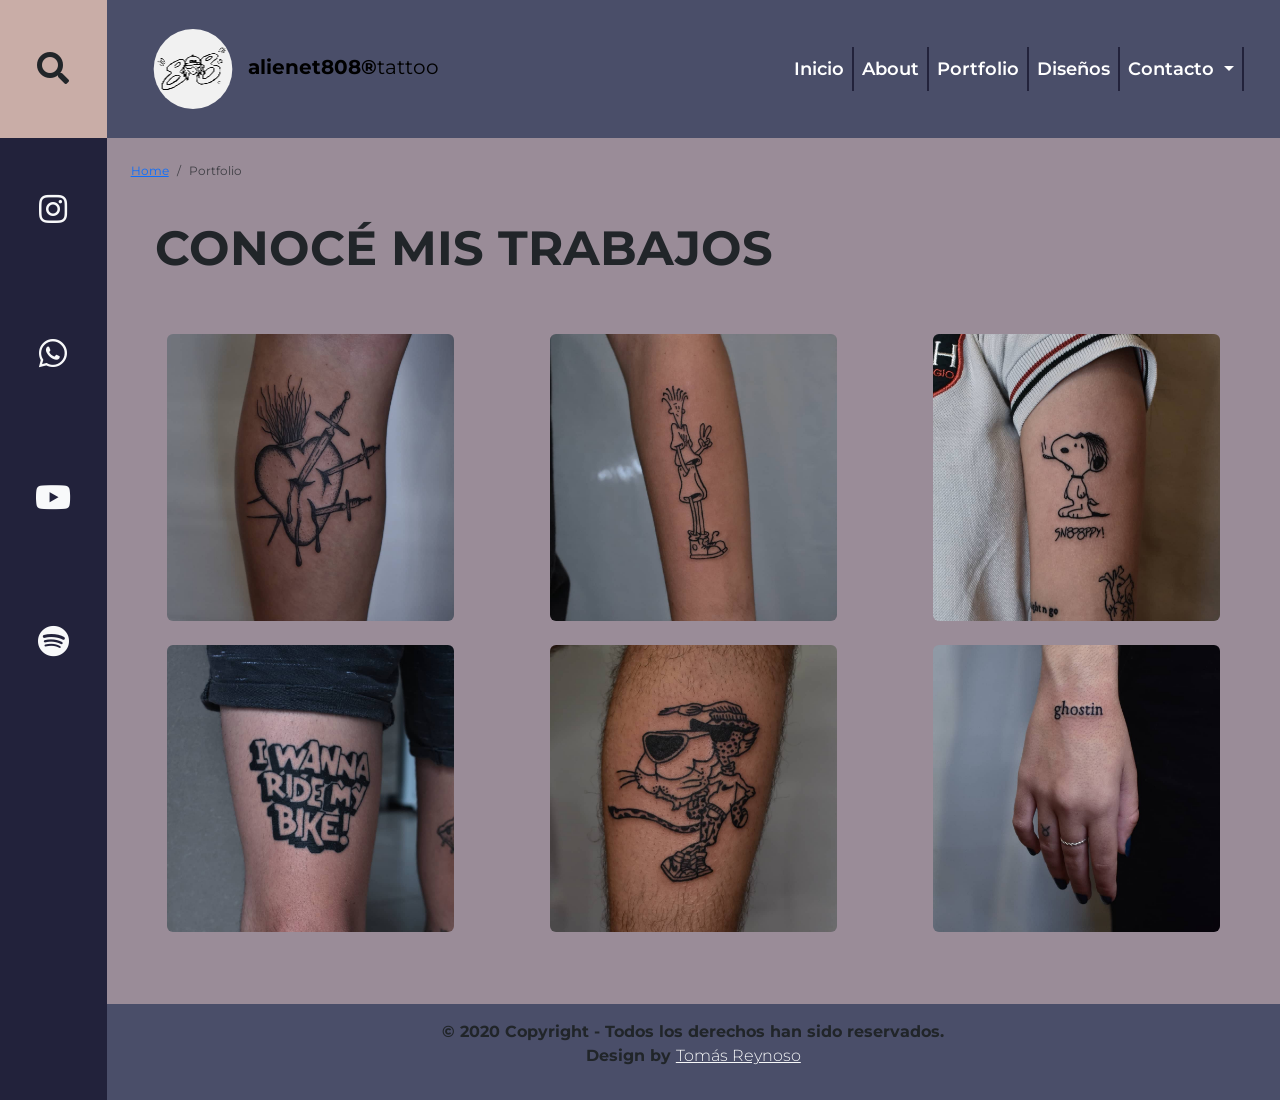
<file: pages/portfolio.html>
<!DOCTYPE html>
<html lang="es">
<head>
    <!-- Required meta tags  -->
    <meta charset="UTF-8">
    <meta http-equiv="X-UA-Compatible" content="IE=edge">
    <meta name="viewport" content="width=device-width, initial-scale=1.0">

    <!-- SEO tags  -->
    <meta name="keywords" content="portfolio, designs, diseños, tattoo, tatuajes, ignorant, alienet, estudio">
    <meta name="description" content="En esta sección podes encontrar mis trabajos realizados.">

    <!-- Bootstrap CSS  -->
    <link href="https://cdn.jsdelivr.net/npm/bootstrap@5.1.0/dist/css/bootstrap.min.css" rel="stylesheet" integrity="sha384-KyZXEAg3QhqLMpG8r+8fhAXLRk2vvoC2f3B09zVXn8CA5QIVfZOJ3BCsw2P0p/We" crossorigin="anonymous">

    <!-- Custom CSS  -->
    <link rel="stylesheet" href="../css/custom.css">

    <!-- Google Fonts -->
    <link rel="preconnect" href="https://fonts.googleapis.com">
    <link rel="preconnect" href="https://fonts.gstatic.com" crossorigin>
    <link href="https://fonts.googleapis.com/css2?family=Montserrat:ital,wght@0,100;0,200;0,300;0,400;0,500;0,600;0,700;0,800;0,900;1,100;1,200;1,300;1,400;1,500;1,600;1,700;1,800;1,900&display=swap" rel="stylesheet">

    <!-- FontAwesome  -->
    <link rel="stylesheet" href="https://use.fontawesome.com/releases/v5.15.3/css/all.css" integrity="sha384-SZXxX4whJ79/gErwcOYf+zWLeJdY/qpuqC4cAa9rOGUstPomtqpuNWT9wdPEn2fk" crossorigin="anonymous">

    <!-- Animate CSS  -->
    <link rel="stylesheet" href="https://cdnjs.cloudflare.com/ajax/libs/animate.css/4.1.1/animate.min.css"/>

    <title>alienet808®tattoo | Portfolio</title>
</head>
<body class="animate__animated animate__fadeIn">
    <!-- Start Header Section  -->
    <header class="header__container">
        <div class="row g-0">
            <div class="col-lg-1 d-none d-lg-block">
                <div class="search__container d-flex h-100">
                    <div class="align-self-center mx-auto lead-xl">
                        <i class="fas fa-search"></i>
                    </div>
                </div>
            </div>

        <!-- Start Navbar Section  -->
            <div class="col-lg-11"> 
                <nav class="navbar navbar-expand-lg navbar-light p-4">
                    <div class="container-fluid">
                      <a class="navbar-brand" href="../index.html">
                          <img src="../images/logo.svg" alt="logo-alienet" >
                          <span class="fw-bold ff-italic">alienet808®</span>tattoo
                        </a>
                      <button class="navbar-toggler" type="button" data-bs-toggle="collapse" data-bs-target="#navbarSupportedContent" aria-controls="navbarSupportedContent" aria-expanded="false" aria-label="Toggle navigation">
                        <span class="navbar-toggler-icon"></span>
                      </button>
                      <div class="collapse navbar-collapse" id="navbarSupportedContent">
                        <ul class="navbar-nav ms-auto mb-2 mb-lg-0">
                          <li class="nav-item">
                            <a class="nav-link  text-white" aria-current="page" href="../index.html">Inicio</a>
                          </li>
                          <li class="nav-item">
                            <a class="nav-link text-white" href="about.html">About</a>
                          </li>
                          <li class="nav-item">
                            <a class="nav-link text-white active" href="portfolio.html">Portfolio</a>
                          </li>
                          <li class="nav-item">
                            <a class="nav-link text-white" href="diseños.html">Diseños</a>
                          </li>
                          <li class="nav-item dropdown">
                            <a class="nav-link dropdown-toggle text-white" href="contacto.html" id="navbarDropdown" role="button" data-bs-toggle="dropdown" aria-expanded="false">
                              Contacto
                            </a>
                            <ul class="dropdown-menu" aria-labelledby="navbarDropdown">
                              <li><a class="dropdown-item" href="contacto.html#about--me">Sobre mi</a></li>
                              <li><a class="dropdown-item" href="contacto.html#ubication">Ubicación</a></li>
                              <li><a class="dropdown-item" href="contacto.html#dates">Turnos</a></li>
                            </ul>
                          </li>
                        </ul>
                      </div>
                    </div>
                  </nav>
            </div>
        <!-- End Navbar Section -->
        </div>
    </header>
        <!-- End Header Section  -->

        <!-- Aside Section  -->
    <div class="row g-0">
        <div class="social__media-container col-lg-1 d-none d-lg-block border-right">
            <ul class="d-flex align-items-center flex-column list-unstyled">
                <li class="sideways">
                    <a href="https://www.instagram.com/alienet808/" class="lead-xl text-light">
                        <i class="fab fa-instagram"></i>
                    </a>
                </li>
                <li class="sideways">
                    <a href="https://api.whatsapp.com/send?phone=542235837143&text=%F0%9F%91%BD" class="lead-xl text-light">
                        <i class="fab fa-whatsapp"></i>
                    </a>
                </li>
                <li class="sideways">
                    <a href="https://youtu.be/L86MSG6FiwI" class="lead-xl text-light">
                        <i class="fab fa-youtube"></i>
                    </a>
                </li>
                <li class="sideways">
                    <a href="#" class="lead-xl text-light">
                        <i class="fab fa-spotify"></i>
                    </a>
                </li>
            </ul>
        </div>
        <!-- End Aside Section -->

        <!-- Start Main Section -->
        <div class="col-lg-11">
            <nav aria-label="breadcrumb">
                <ol class="breadcrumb p-4">
                  <li class="breadcrumb-item"><a href="../index.html">Home</a></li>
                  <li class="breadcrumb-item active" aria-current="page">Portfolio</li>
                </ol>
            </nav>
            <h2 class="display-5 fw-bold ps-5 text-uppercase">Conocé mis trabajos</h2>
            <div class="row mx-auto portfolio__gallery">
                <div class="container">
                    <div class="row mx-auto portfolio__gallery">
                        <div class="col-lg-4 col-md-12 mb-4 mb-lg-0 p-5">
                            <a href="#" data-bs-toggle="modal" data-bs-target="#Image-1">
                                <img
                                src="../images/first-tattoo.jpg"
                                class="w-100 shadow-1-strong rounded mb-4 img-fluid portfolio__img"
                                alt="tatuaje-corazon-espadas"
                                />
                            </a>
                            <a href="#" data-bs-toggle="modal" data-bs-target="#Image-2">
                                <img
                                src="../images/second-tattoo.jpg"
                                class="w-100 shadow-1-strong rounded mb-4 img-fluid portfolio__img"
                                alt="tatuaje-frase"
                                />
                            </a>
                        </div>
            
                        <div class="col-lg-4 col-md-12 mb-4 mb-lg-0 p-5">
                            <a href="#" data-bs-toggle="modal" data-bs-target="#Image-3">
                                <img
                                src="../images/third-tattoo.jpg"
                                class="w-100 shadow-1-strong rounded mb-4 img-fluid portfolio__img"
                                alt="tatuaje-personaje-sevenup"
                                />
                            </a>
                            <a href="#" data-bs-toggle="modal" data-bs-target="#Image-4">
                                <img
                                src="../images/four-tattoo.jpg"
                                class="w-100 shadow-1-strong rounded mb-4 img-fluid portfolio__img"
                                alt="tatuaje-personaje-cheetos"
                                />
                            </a>
                        </div>
            
                        <div class="col-lg-4 col-md-12 mb-4 mb-lg-0 p-5">
                            <a href="#" data-bs-toggle="modal" data-bs-target="#Image-5">
                                <img
                                src="../images/five-tattoo.jpg"
                                class="w-100 shadow-1-strong rounded mb-4 img-fluid portfolio__img"
                                alt="tatuaje-sn808ppy"
                                />
                            </a>
                            <a href="#" data-bs-toggle="modal" data-bs-target="#Image-6">
                                <img
                                src="../images/six-tattoo.jpg"
                                class="w-100 shadow-1-strong rounded mb-4 img-fluid portfolio__img"
                                alt="tatuaje-ghostin"
                                />
                            </a>
                        </div>
                    </div>
                </div>
                <!-- Modal -->
                    <!-- FIRST IMAGE  -->
                    <div class="modal fade" id="Image-1" tabindex="-1" aria-labelledby="Image-1Label" aria-hidden="true">
                        <div class="modal-dialog modal-lg modal-dialog-centered">
                            <div class="modal-content">
                                <div class="modal-header">
                                    <h5 class="modal-title" id="Image-1Label">LOVE HURTS</h5>
                                    <button type="button" class="btn-close" data-bs-dismiss="modal" aria-label="Close"></button>
                                </div>
                                <div class="modal-body">
                                    <img src="../images/first-tattoo.jpg" alt="tatuaje-corazon-espadas" class="img-fluid rounded">
                                </div>
                            </div>
                        </div>
                    </div> 
            
                    <!-- SECOND IMAGE   -->
                    <div class="modal fade" id="Image-2" tabindex="-1" aria-labelledby="Image-2Label" aria-hidden="true">
                        <div class="modal-dialog modal-lg modal-dialog-centered">
                            <div class="modal-content">
                                <div class="modal-header">
                                    <h5 class="modal-title" id="Image-2Label">I WaNNA riDE mY biKe</h5>
                                    <button type="button" class="btn-close" data-bs-dismiss="modal" aria-label="Close"></button>
                                </div>
                                <div class="modal-body">
                                    <img src="../images/second-tattoo.jpg" alt="tatuaje-frase" class="img-fluid rounded">
                                </div>
                            </div>
                        </div>
                    </div> 
            
                    <!-- THIRD IMAGE  -->
                    <div class="modal fade" id="Image-3" tabindex="-1" aria-labelledby="Image-3Label" aria-hidden="true">
                        <div class="modal-dialog modal-lg modal-dialog-centered">
                            <div class="modal-content">
                                <div class="modal-header">
                                    <h5 class="modal-title" id="Image-3Label">FIDO</h5>
                                    <button type="button" class="btn-close" data-bs-dismiss="modal" aria-label="Close"></button>
                                </div>
                                <div class="modal-body">
                                    <img src="../images/third-tattoo.jpg" alt="tatuaje-personaje-sevenup" class="img-fluid rounded">
                                </div>
                            </div>
                        </div>
                    </div> 
            
                    <!-- QUARTER IMAGE  -->
                    <div class="modal fade" id="Image-4" tabindex="-1" aria-labelledby="Image-4Label" aria-hidden="true">
                        <div class="modal-dialog modal-lg modal-dialog-centered">
                            <div class="modal-content">
                                <div class="modal-header">
                                    <h5 class="modal-title" id="Image-4Label">FLAMIN ICY CHESTER</h5>
                                    <button type="button" class="btn-close" data-bs-dismiss="modal" aria-label="Close"></button>
                                </div>
                                <div class="modal-body">
                                    <img src="../images/four-tattoo.jpg" alt="tatuaje-personaje-cheetos" class="img-fluid rounded">
                                </div>
                            </div>
                        </div>
                    </div> 
            
                    <!-- FIFTH IMAGE  -->
                    <div class="modal fade" id="Image-5" tabindex="-1" aria-labelledby="Image-5Label" aria-hidden="true">
                        <div class="modal-dialog modal-lg modal-dialog-centered">
                            <div class="modal-content">
                                <div class="modal-header">
                                    <h5 class="modal-title" id="Image-5Label">SN808PPY!</h5>
                                    <button type="button" class="btn-close" data-bs-dismiss="modal" aria-label="Close"></button>
                                </div>
                                <div class="modal-body">
                                    <img src="../images/five-tattoo.jpg" alt="tatuaje-sn808ppy" class="img-fluid rounded">
                                </div>
                            </div>
                        </div>
                    </div> 
            
                    <!-- SIXTH IMAGE  -->
                    <div class="modal fade" id="Image-6" tabindex="-1" aria-labelledby="Image-6Label" aria-hidden="true">
                        <div class="modal-dialog modal-lg modal-dialog-centered">
                            <div class="modal-content">
                                <div class="modal-header">
                                    <h5 class="modal-title" id="Image-6Label">GHOSTIN</h5>
                                    <button type="button" class="btn-close" data-bs-dismiss="modal" aria-label="Close"></button>
                                </div>
                                <div class="modal-body">
                                    <img src="../images/six-tattoo.jpg" alt="tatuaje-ghostin" class="img-fluid rounded">
                                </div>
                            </div>
                        </div>
                    </div> 
        <!-- End Main Section  -->
    </div>
        
    <!-- Start Footer Section -->
    <footer class="row g-0">
        <div class="col-lg-12">
            <div class="bg-light text-center text-lg-start">
                <!-- Copyright -->
                <div class="footer__text text-center p-3 fw-bold">
                  © 2020 Copyright - Todos los derechos han sido reservados.
                  <p>Design by
                    <a class="text-light fw-light" href="https://www.linkedin.com/in/tomasnahuelreynoso/">Tomás Reynoso</a>
                  </p>
                </div>
                <!-- Copyright -->
              </div>
        </div>
    </footer>
    <!-- End Footer Section -->
    
    <!-- Bootstrap JS  -->
    <script src="https://cdn.jsdelivr.net/npm/bootstrap@5.1.0/dist/js/bootstrap.bundle.min.js" integrity="sha384-U1DAWAznBHeqEIlVSCgzq+c9gqGAJn5c/t99JyeKa9xxaYpSvHU5awsuZVVFIhvj" crossorigin="anonymous"></script>
</body>
</html>
</file>
<file: css/custom.css>
* {
  margin: 0;
  padding: 0;
  -webkit-box-sizing: border-box;
          box-sizing: border-box;
}

:root {
  --color-light: #F2E9E4;
  --color-pink: #C9ADA7;
  --color-gray: #9A8C98;
  --color-light-blue: #4A4E69;
  --color-dark-blue: #22223B;
}

body {
  font-size: 62.5%;
  font-family: "Montserrat", sans-serif;
  background-color: var(--color-gray);
}

.header__container {
  position: -webkit-sticky;
  position: sticky;
  top: .1px;
  z-index: 100;
}

.header__container .search__container {
  background: var(--color-pink);
}

.header__container .search__container .fa-search:hover {
  -webkit-animation: pulse;
          animation: pulse;
  /* referring directly to the animation's @keyframe declaration */
  -webkit-animation-duration: 0.5s;
          animation-duration: 0.5s;
  /* don't forget to set a duration! */
  cursor: pointer;
}

.navbar {
  background: var(--color-light-blue);
}

.navbar .navbar-brand img {
  -webkit-transition: -webkit-transform .5s;
  transition: -webkit-transform .5s;
  transition: transform .5s;
  transition: transform .5s, -webkit-transform .5s;
  width: 100px;
  height: 80px;
}

.navbar .navbar-brand img:hover {
  -webkit-transform: scale(1.1);
          transform: scale(1.1);
}

.navbar .nav-item .nav-link {
  font-weight: 600;
  font-size: 1.15rem;
  border-right: 2px solid var(--color-dark-blue);
}

.navbar .nav-item .nav-link:hover {
  box-shadow: 1px 7px 9px -2px rgba(0, 0, 0, 0.82);
  -webkit-box-shadow: 1px 7px 9px -2px rgba(0, 0, 0, 0.82);
  -moz-box-shadow: 1px 7px 9px -2px rgba(0, 0, 0, 0.82);
}

.navbar .nav-item .nav-link .active {
  box-shadow: 1px 7px 9px -2px rgba(0, 0, 0, 0.82);
  -webkit-box-shadow: 1px 7px 9px -2px rgba(0, 0, 0, 0.82);
  -moz-box-shadow: 1px 7px 9px -2px rgba(0, 0, 0, 0.82);
}

.social__media-container {
  background: var(--color-dark-blue);
}

.social__media-container .sideways {
  display: block;
  margin: 3rem 0;
}

.blockquote,
.blockquote-footer {
  font-size: 1.25rem;
}

.btn--contact {
  text-decoration: none;
  color: black;
  -webkit-transition: -webkit-transform .5s;
  transition: -webkit-transform .5s;
  transition: transform .5s;
  transition: transform .5s, -webkit-transform .5s;
}

.btn--contact:hover {
  color: white;
  -webkit-transform: scale(1.1);
          transform: scale(1.1);
}

.card-header {
  background: var(--color-dark-blue);
  color: #fff;
  font-weight: bold;
  font-size: 1rem;
}

.card-body {
  background: var(--color-pink);
}

.card-body .card-title {
  font-style: italic;
}

.card-body .card-text {
  font-size: 1rem;
  line-height: 1.5;
}

.portfolio__gallery, .design__gallery {
  max-width: 1200px;
}

.portfolio__gallery .portfolio__img, .design__gallery .portfolio__img, .design__gallery .design__img {
  -webkit-transition: -webkit-transform .5s;
  transition: -webkit-transform .5s;
  transition: transform .5s;
  transition: transform .5s, -webkit-transform .5s;
}

.portfolio__gallery .portfolio__img:hover, .design__gallery .portfolio__img:hover, .design__gallery .design__img:hover {
  -webkit-transform: scale(1.1);
          transform: scale(1.1);
}

.contact__section .contact__subtitle {
  display: block;
  margin-top: 1rem;
  font-size: 1.5rem;
  text-transform: uppercase;
  padding-left: 5rem;
  font-weight: bold;
}

.contact__section .aboutme__title, .contact__section .ubication__title, .contact__section .form__title {
  font-size: 4rem;
  text-transform: uppercase;
  padding-left: 5rem;
  font-weight: bold;
}

.contact__section .contact__content {
  display: -webkit-box;
  display: -ms-flexbox;
  display: flex;
  -webkit-box-orient: horizontal;
  -webkit-box-direction: normal;
      -ms-flex-flow: row wrap-reverse;
          flex-flow: row wrap-reverse;
  -webkit-box-pack: center;
      -ms-flex-pack: center;
          justify-content: center;
  -webkit-box-align: center;
      -ms-flex-align: center;
          align-items: center;
  margin: 0 20px;
}

.contact__section .contact__content .contact__text {
  font-size: 1.5rem;
  text-align: center;
  margin: 2rem;
  max-width: 500px;
}

.contact__section .contact__content .contact__img {
  width: 300px;
  padding: 1rem;
  margin: 1rem;
  box-shadow: 0px 8px 30px -2px rgba(0, 0, 0, 0.82);
  -webkit-box-shadow: 0px 8px 30px -2px rgba(0, 0, 0, 0.82);
  -moz-box-shadow: 0px 8px 30px -2px rgba(0, 0, 0, 0.82);
}

.contact__section .container-video {
  display: -webkit-box;
  display: -ms-flexbox;
  display: flex;
  width: 80%;
  -webkit-box-pack: center;
      -ms-flex-pack: center;
          justify-content: center;
  -webkit-box-align: center;
      -ms-flex-align: center;
          align-items: center;
  margin: 50px auto;
}

.contact__section .contact__text {
  font-size: 1.5rem;
  text-align: center;
  margin: 2rem;
  max-width: 500px;
}

.contact__section .form__title {
  margin: 3rem 0 5rem 1rem;
}

.form__container {
  width: 80%;
  display: -webkit-box;
  display: -ms-flexbox;
  display: flex;
  -webkit-box-orient: horizontal;
  -webkit-box-direction: normal;
      -ms-flex-direction: row wrap;
          flex-direction: row wrap;
  margin: 2rem auto;
}

.form__container form {
  font-size: 1rem;
}

.form__container form .btn-form {
  background-color: var(--color-dark-blue);
  color: white;
}

.footer__text {
  font-size: 1rem;
  background: var(--color-light-blue);
}

.alert {
  font-size: 1rem;
}

.breadcrumb {
  font-size: 0.75rem;
}

.lead-xl {
  font-size: 2rem;
}

@media (max-width: (1199, 98px)) {
  .lead-xl {
    font-size: 1.25rem;
  }
}

@media (max-width: 575.98px) {
  .navbar-toggler {
    margin: 0 auto;
  }
}
/*# sourceMappingURL=custom.css.map */
</file>
